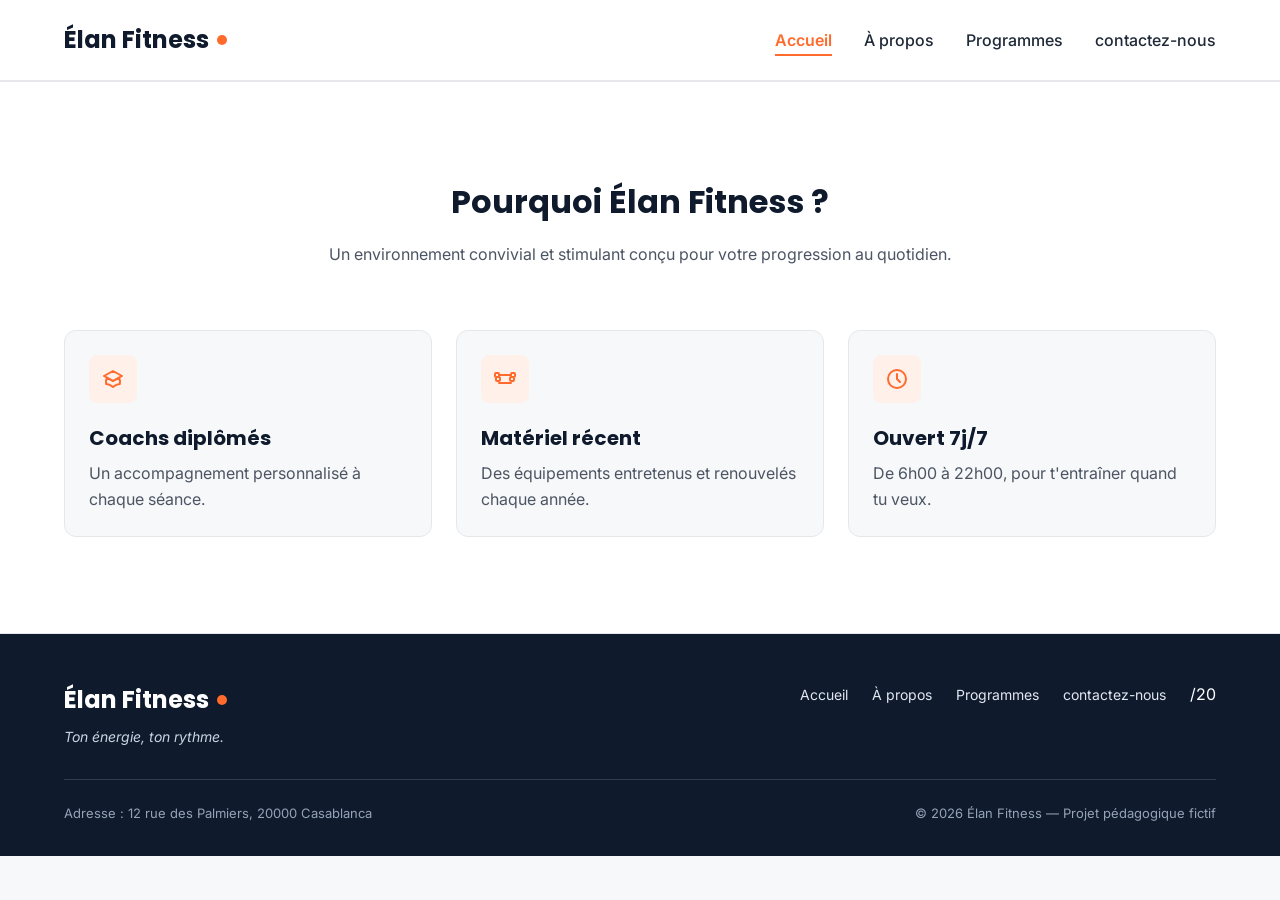
<file: index.html>
<!DOCTYPE html>
<html lang="fr">
<head>
  <meta charset="UTF-8">
  <meta name="viewport" content="width=device-width, initial-scale=1">
  <meta name="description" content="Élan Fitness, salle de sport à Casablanca : musculation, yoga, cardio et boxe fitness avec des coachs diplômés. Réservez votre cours d'essai gratuit.">
  <title>Élan Fitness | Salle de sport à Casablanca</title>

  <link rel="preconnect" href="https://fonts.googleapis.com">
  <link rel="preconnect" href="https://fonts.gstatic.com" crossorigin>
  <link href="https://fonts.googleapis.com/css2?family=Inter:wght@400;500;600&family=Poppins:wght@600;700;800&display=swap" rel="stylesheet">

  <link rel="stylesheet" href="style.css">
</head>

<body>

  <header class="en-tete">
    <div class="conteneur en-tete-contenu">
      <a href="accueil.html" class="logo">Élan Fitness</a>

      <nav aria-label="Navigation principale">
        <ul class="menu">
          <li><a href="accueil.html" class="lien-actif">Accueil</a></li>
          <li><a href="A_props.html">À propos</a></li>
          <li><a href="programmes.html">Programmes</a></li>
          <li><a href="contactez-nous.html">contactez-nous</a></li>
        </ul>
      </nav>
    </div>
  </header>

  <main>

    <section class="section section-blanche">
      <div class="conteneur">

        <div class="section-titre">
          <h2>Pourquoi Élan Fitness ?</h2>
          <p>Un environnement convivial et stimulant conçu pour votre progression au quotidien.</p>
        </div>

        <div class="cartes">
          <article class="carte carte-avantage">
            <div class="icone"><img src="img/icone-coach.svg" alt=""></div>
            <h3>Coachs diplômés</h3>
            <p>Un accompagnement personnalisé à chaque séance.</p>
          </article>

          <article class="carte carte-avantage">
            <div class="icone"><img src="img/icone-materiel.svg" alt=""></div>
            <h3>Matériel récent</h3>
            <p>Des équipements entretenus et renouvelés chaque année.</p>
          </article>

          <article class="carte carte-avantage">
            <div class="icone"><img src="img/icone-horloge.svg" alt=""></div>
            <h3>Ouvert 7j/7</h3>
            <p>De 6h00 à 22h00, pour t'entraîner quand tu veux.</p>
          </article>
        </div>

      </div>
    </section>
  </main>

  <footer class="pied-de-page">
    <div class="conteneur">

      <div class="pied-haut">
        <div>
          <p class="logo logo-clair">Élan Fitness</p>
          <p class="slogan">Ton énergie, ton rythme.</p>
        </div>

        <nav aria-label="Navigation du pied de page">
          <ul class="menu menu-pied">
            <li><a href="accueil.html">Accueil</a></li>
            <li><a href="A_props.html">À propos</a></li>
            <li><a href="programmes.html">Programmes</a></li>
            <li><a href="contactez-nous.html">contactez-nous</a></li>/20          </ul>
        </nav>
      </div>

      <div class="pied-bas">
        <p>Adresse : 12 rue des Palmiers, 20000 Casablanca</p>
        <p>&copy; 2026 Élan Fitness — Projet pédagogique fictif</p>
      </div>

    </div>
  </footer>

</body>
</html>
</file>
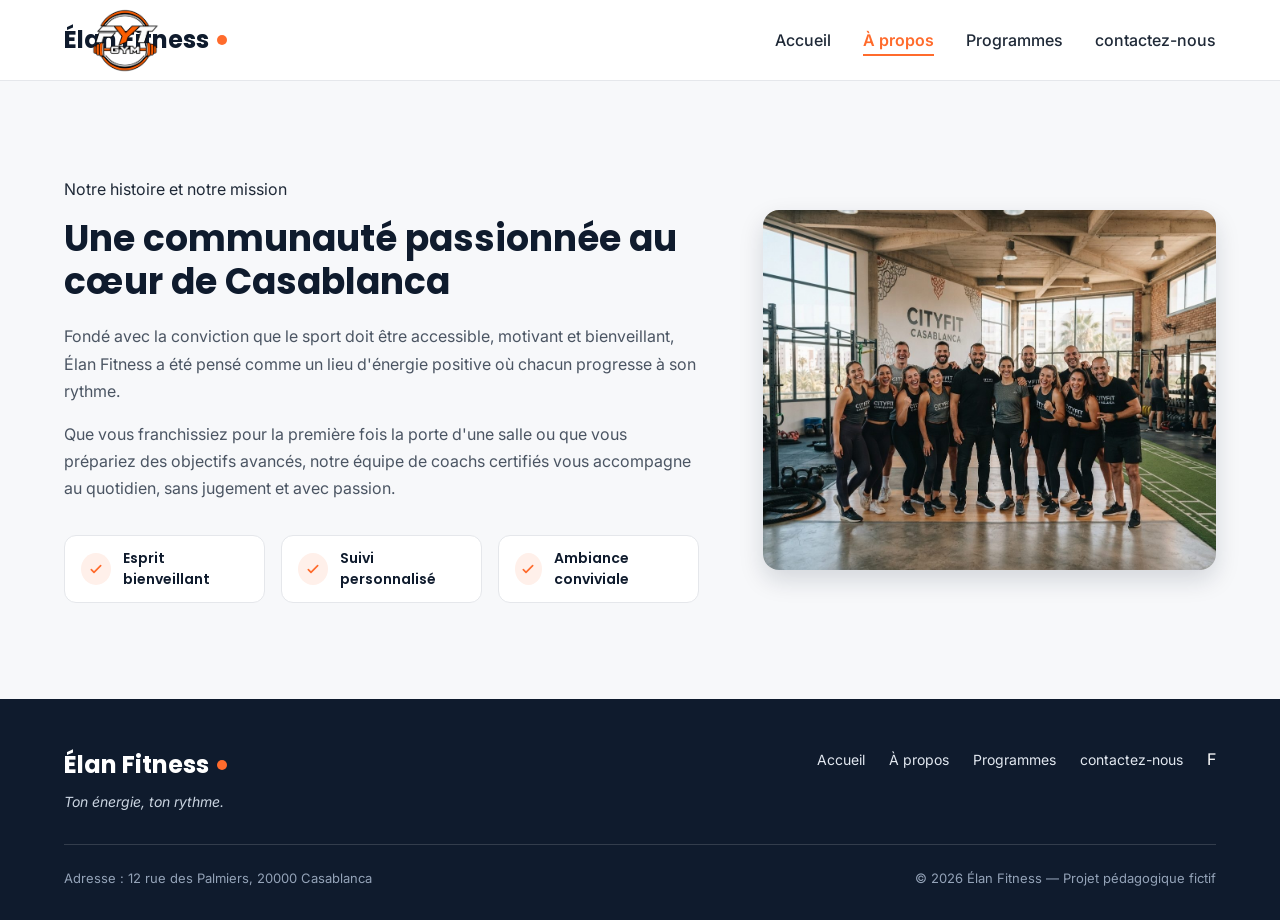
<file: A_props.html>
<!DOCTYPE html>
<html lang="fr">

<head>
    <meta charset="UTF-8">
    <meta name="viewport" content="width=device-width, initial-scale=1">
    <meta name="description"
        content="Élan Fitness, salle de sport à Casablanca : musculation, yoga, cardio et boxe fitness avec des coachs diplômés. Réservez votre cours d'essai gratuit.">
    <title>Élan Fitness | Salle de sport à Casablanca</title>

    <link rel="preconnect" href="https://fonts.googleapis.com">
    <link rel="preconnect" href="https://fonts.gstatic.com" crossorigin>
    <link
        href="https://fonts.googleapis.com/css2?family=Inter:wght@400;500;600&family=Poppins:wght@600;700;800&display=swap"
        rel="stylesheet">

    <link rel="stylesheet" href="style.css">
</head>

<body>
    <header class="en-tete">
        <div class="conteneur en-tete-contenu">
            <a href="accueil.html" class="logo">Élan Fitness</a>
            <img src="img/logogym.png" alt="logo del la salle Fitness" width="70" height="70"  class="minilogo">


            <nav aria-label="Navigation principale">
                <ul class="menu">
                    <li><a href="accueil.html" >Accueil</a></li>
                    <li><a href="A_props.html" class="lien-actif">À propos</a></li>
                    <li><a href="programmes.html">Programmes</a></li>
                    <li><a href="contactez-nous.html">contactez-nous</a></li>
                </ul>
            </nav>
        </div>
    </header>
    <section id="a-propos" class="section">
        <div class="conteneur apropos-contenu">

            <div class="apropos-texte" class="lien-actif>
                <p class="sur-titre">Notre histoire et notre mission</p>
                <h2>Une communauté passionnée au cœur de Casablanca</h2>
                <p>
                    Fondé avec la conviction que le sport doit être accessible, motivant et bienveillant,
                    Élan Fitness a été pensé comme un lieu d'énergie positive où chacun progresse à son rythme.
                </p>
                <p>
                    Que vous franchissiez pour la première fois la porte d'une salle ou que vous prépariez des
                    objectifs avancés, notre équipe de coachs certifiés vous accompagne au quotidien, sans
                    jugement et avec passion.
                </p>

                <ul class="valeurs">
                    <li class="valeur">
                        <div class="icone icone-petite"><img src="img/icone-check.svg" alt=""></div>
                        <span>Esprit bienveillant</span>
                    </li>
                    <li class="valeur">
                        <div class="icone icone-petite"><img src="img/icone-check.svg" alt=""></div>
                        <span>Suivi personnalisé</span>
                    </li>
                    <li class="valeur">
                        <div class="icone icone-petite"><img src="img/icone-check.svg" alt=""></div>
                        <span>Ambiance conviviale</span>
                    </li>
                </ul>
            </div>

            <img class="apropos-image" src="img/equipe.jpg"
                alt="L'équipe de coachs d'Élan Fitness réunie dans la salle">

        </div>
    </section>
    <footer class="pied-de-page">
        <div class="conteneur">

            <div class="pied-haut">
                <div>
                    <p class="logo logo-clair">Élan Fitness</p>
                    <p class="slogan">Ton énergie, ton rythme.</p>
                </div>

                <nav aria-label="Navigation du pied de page">
                    <ul class="menu menu-pied">
                        <li><a href="accueil.html">Accueil</a></li>
                        <li><a href="A_props.html">À propos</a></li>
                        <li><a href="programmes.html">Programmes</a></li>
                        <li><a href="contactez-nous.html">contactez-nous</a></li> F
                    </ul>
                </nav>
            </div>

            <div class="pied-bas">
                <p>Adresse : 12 rue des Palmiers, 20000 Casablanca</p>
                <p>&copy; 2026 Élan Fitness — Projet pédagogique fictif</p>
            </div>

        </div>
    </footer>
</body>

</html>
</file>
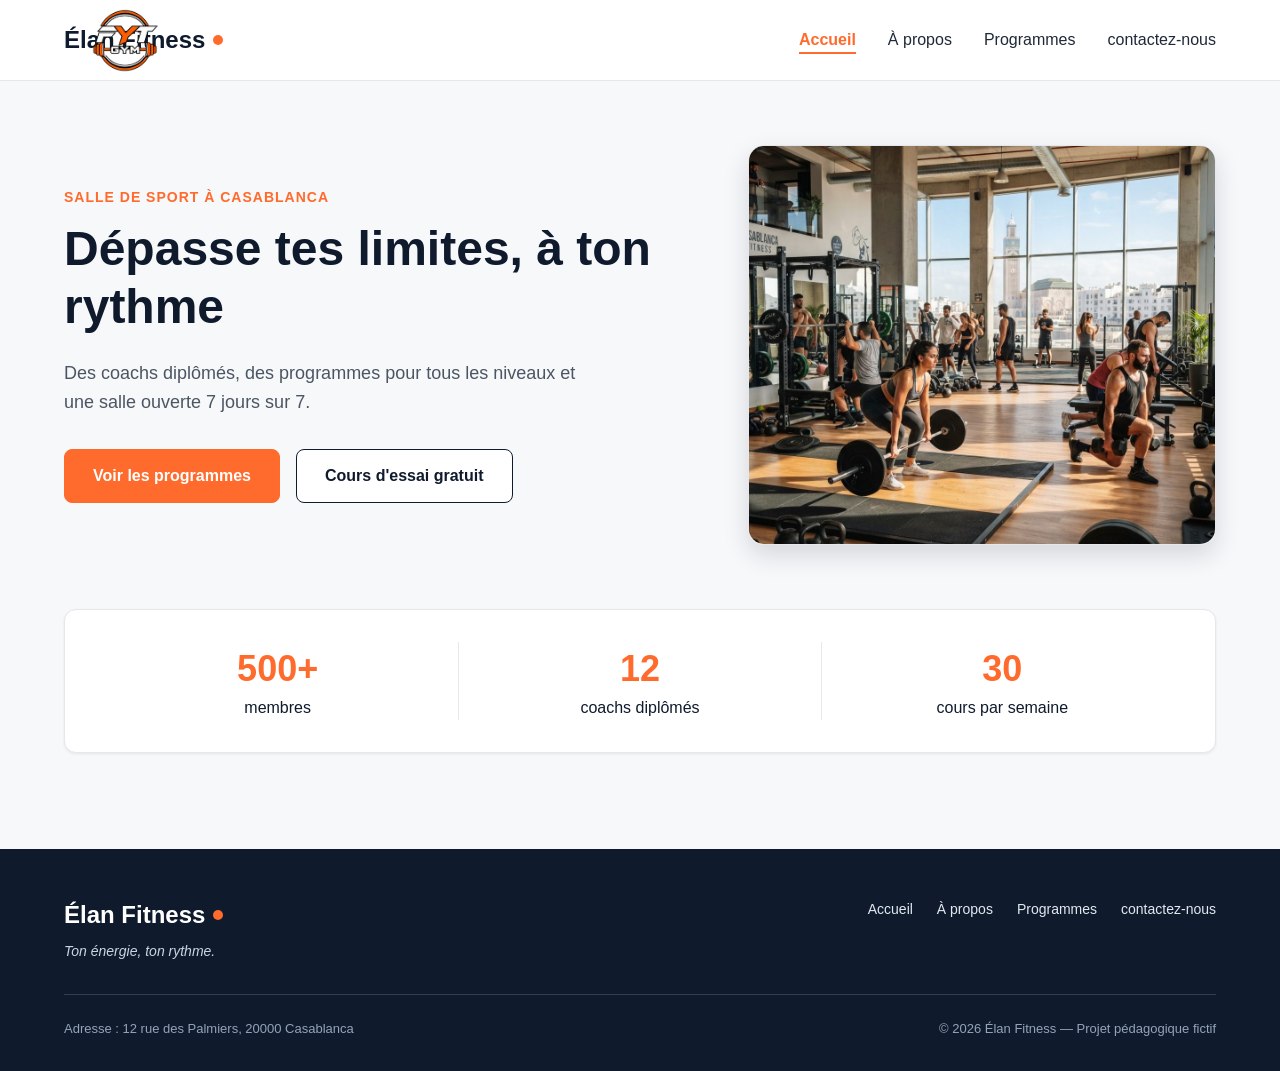
<file: accueil.html>
<!DOCTYPE html>
<html lang="fr">

<head>
    <meta charset="UTF-8">
    <meta name="viewport" content="width=device-width, initial-scale=1">
    <meta name="description"
        content="Élan Fitness, salle de sport à Casablanca : musculation, yoga, cardio et boxe fitness avec des coachs diplômés. Réservez votre cours d'essai gratuit.">
    <title>Élan Fitness | Salle de sport à Casablanca</title>

    <link rel="preconnect" href="https://fonts.googleapis.com">
    <link rel="preconnect" href="https://fonts.gstatic.com" crossorigin>
    <linkhref="https:
        //fonts.googleapis.com/css2?family=Inter:wght@400;500;600&family=Poppins:wght@600;700;800&display=swap"
        rel="stylesheet">

        <link rel="stylesheet" href="style.css">
</head>

<body>
    <header class="en-tete">
        <div class="conteneur en-tete-contenu">
            <a href="accueil.html" class="logo">Élan Fitness</a>
            <img src="img/logogym.png" alt="logo del la salle Fitness" width="70" height="70"  class="minilogo">

            <nav aria-label="Navigation principale">
                <ul class="menu">
                    <li><a href="accueil.html" class="lien-actif">Accueil</a></li>
                    <li><a href="A_props.html">À propos</a></li>
                    <li><a href="programmes.html">Programmes</a></li>
                    <li><a href="contactez-nous.html">contactez-nous</a></li>
                </ul>
            </nav>
        </div>
    </header>
    <section id="accueil" class="hero">
        <div class="conteneur">

            <div class="hero-contenu">
                <div class="hero-texte">
                    <p class="sur-titre">Salle de sport à Casablanca</p>
                    <h1>Dépasse tes limites, à ton rythme</h1>
                    <p class="hero-description">
                        Des coachs diplômés, des programmes pour tous les niveaux et une salle ouverte 7 jours sur 7.
                    </p>
                    <div class="boutons">
                        <a href="#programmes" class="bouton bouton-principal">Voir les programmes</a>
                        <a href="#contact" class="bouton bouton-secondaire">Cours d'essai gratuit</a>
                    </div>
                </div>

                <img class="hero-image" src="img/hero.jpg"
                    alt="Des personnes s'entraînent dans une salle de sport lumineuse à Casablanca">
            </div>

            <div class="chiffres">
                <div class="chiffre">
                    <p class="chiffre-nombre">500+</p>
                    <p>membres</p>
                </div>
                <div class="chiffre">
                    <p class="chiffre-nombre">12</p>
                    <p>coachs diplômés</p>
                </div>
                <div class="chiffre">
                    <p class="chiffre-nombre">30</p>
                    <p>cours par semaine</p>
                </div>
            </div>

        </div>
    </section>
    <footer class="pied-de-page">
        <div class="conteneur">

            <div class="pied-haut">
                <div>
                    <p class="logo logo-clair">Élan Fitness</p>
                    <p class="slogan">Ton énergie, ton rythme.</p>
                </div>

                <nav aria-label="Navigation du pied de page">
                    <ul class="menu menu-pied">
                        <li><a href="accueil.html">Accueil</a></li>
                        <li><a href="A_props.html">À propos</a></li>
                        <li><a href="programmes.html">Programmes</a></li>
                        <li><a href="contactez-nous.html">contactez-nous</a></li>
                    </ul>
                </nav>
            </div>

            <div class="pied-bas">
                <p>Adresse : 12 rue des Palmiers, 20000 Casablanca</p>
                <p>&copy; 2026 Élan Fitness — Projet pédagogique fictif</p>
            </div>

        </div>
    </footer>
</body>

</html
</file>
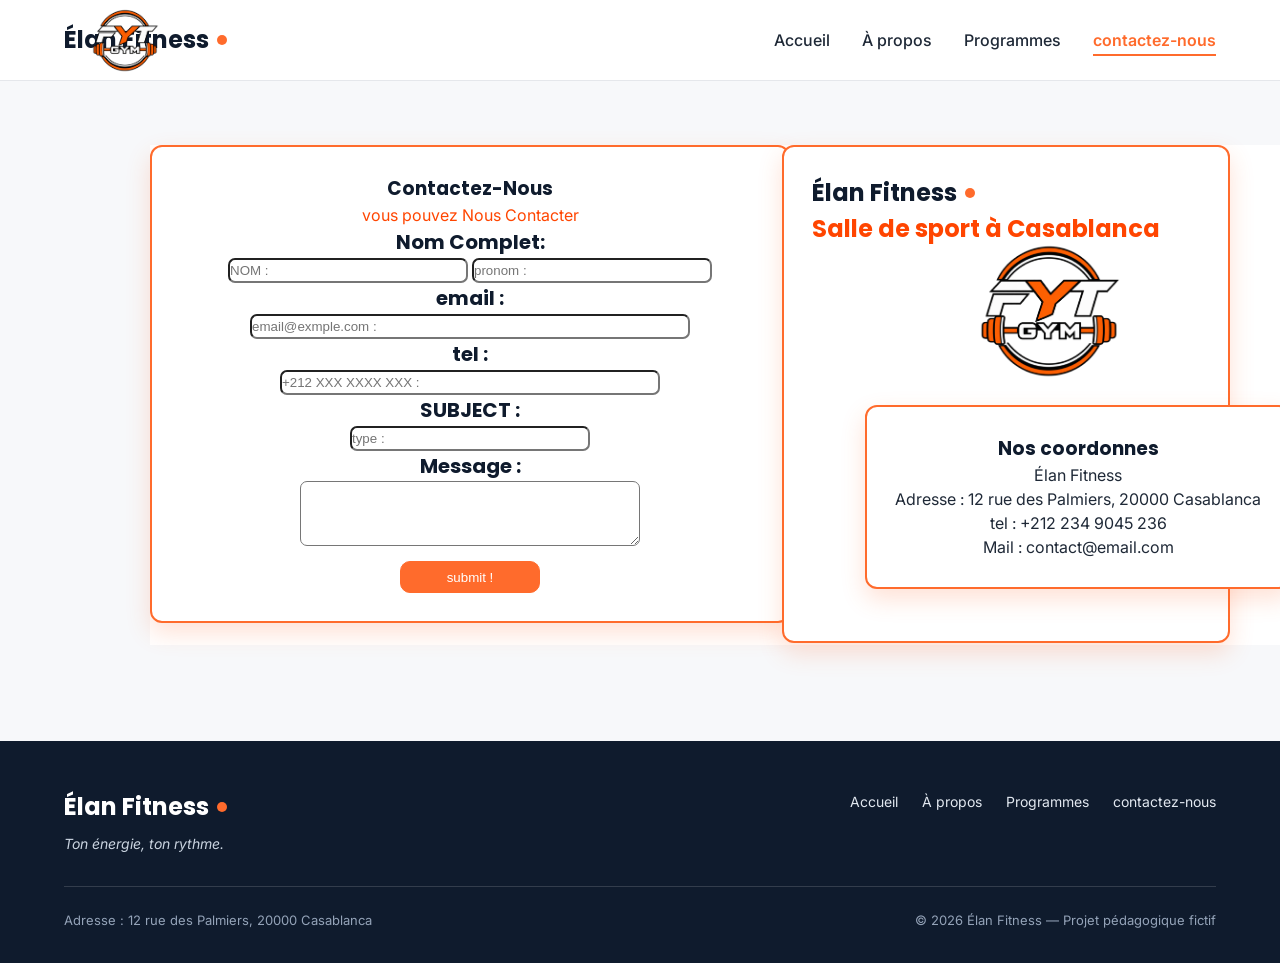
<file: contactez-nous.html>
<!DOCTYPE html>
<!DOCTYPE html>
<html lang="fr">

<head>
    <meta charset="UTF-8">
    <meta name="viewport" content="width=device-width, initial-scale=1">
    <meta name="description"
        content="Élan Fitness, salle de sport à Casablanca : musculation, yoga, cardio et boxe fitness avec des coachs diplômés. Réservez votre cours d'essai gratuit.">
    <title>Élan Fitness | Salle de sport à Casablanca</title>

    <link rel="preconnect" href="https://fonts.googleapis.com">
    <link rel="preconnect" href="https://fonts.gstatic.com" crossorigin>
    <link
        href="https://fonts.googleapis.com/css2?family=Inter:wght@400;500;600&family=Poppins:wght@600;700;800&display=swap"
        rel="stylesheet">

    <link rel="stylesheet" href="style.css">
</head>

<body>
    <header class="en-tete">
        <div class="conteneur en-tete-contenu">
            <a href="accueil.html" class="logo">Élan Fitness</a>
            <img src="img/logogym.png" alt="logo del la salle Fitness" width="70" height="70"  class="minilogo">


            <nav aria-label="Navigation principale">
                <ul class="menu">
                    <li><a href="accueil.html">Accueil</a></li>
                    <li><a href="A_props.html">À propos</a></li>
                    <li><a href="programmes.html">Programmes</a></li>
                    <li><a href="contactez-nous.html " class="lien-actif">contactez-nous</a></li>
                </ul>
            </nav>
        </div>
    </header>
    <main>
        <section class="hero">
            <div class="div">

                <div class="box" class="left">
                    <center>
                        <article class="carte formule formule-populaire">
                            <h1>Contactez-Nous</h1>
                            <p class="p">vous pouvez Nous Contacter</p>
                            <form action="">
                                <div>
                                    <label for="">
                                        <h4>Nom Complet:</h4>
                                    </label>
                                    <input type="text" class="inpt" placeholder="NOM : ">
                                    <input type="text" class="inpt" placeholder="pronom : ">
                                </div>
                                <label for="" class="labelitems">
                                    <h4>email :</h4>
                                </label>
                                <input type="email" placeholder="email@exmple.com :" id="email">
                                <label for="" class="labelitems">
                                    <h4>tel :</h4>
                                </label>
                                <input type="txt"  class="inpt" placeholder="+212 XXX XXXX XXX :" id="tele">
                                <label for="" class="labelitems">
                                    <h4>SUBJECT : </h4>
                                </label>
                                <input type="text" placeholder="type :" class="inpt">
                                <label for=""class="labelitems">
                                    <h4>Message : </h4>
                                     </label>
                                <textarea name="problem de cleint" id="textarea" row="20" col="50"
                                    class="txt"></textarea>
                                <button type="submite" onclick="alert('Thank you !')" id="btn"> submit !</button>
                            </form>
                        </article>
                    </center>
                </div>

                <div class="rightone">
                    <article class="carte formule formule-populaire">
                        <img src="img/logogym.png" alt="logo del la salle Fitness" width="150" height="150" id="logo">
                        <h2 href="accueil.html" class="logo" class="labelitems">Élan Fitness<h2>
                                <p class="p">Salle de sport à Casablanca</p>
                    </article>
                </div>
                <div class="rightow">
                    <article class="carte formule formule-populaire">
                        <center>
                            <h3>Nos coordonnes</h3>
                            <p class="labelitems">Élan Fitness</p>
                            <p class="labelitems">Adresse : 12 rue des Palmiers, 20000 Casablanca</p>
                            <p class="labelitems"> tel : +212 234 9045 236</p>
                            <p class="labelite">Mail : contact@email.com</p>
                        </center>
                    </article>
                </div>
            </div>

        </section>
    </main>
    <footer class="pied-de-page">
        <div class="conteneur">

            <div class="pied-haut">
                <div>
                    <p class="logo logo-clair">Élan Fitness</p>
                    <p class="slogan">Ton énergie, ton rythme.</p>
                </div>

                <nav aria-label="Navigation du pied de page">
                    <ul class="menu menu-pied">
                        <li><a href="accueil.html">Accueil</a></li>
                        <li><a href="A_props.html">À propos</a></li>
                        <li><a href="programmes.html">Programmes</a></li>
                        <li><a herf="contactez-nous.html">contactez-nous</a></li>
                    </ul>
                </nav>
            </div>

            <div class="pied-bas">
                <p>Adresse : 12 rue des Palmiers, 20000 Casablanca</p>
                <p>&copy; 2026 Élan Fitness — Projet pédagogique fictif</p>
            </div>

        </div>
    </footer>
</body>

</html
</file>
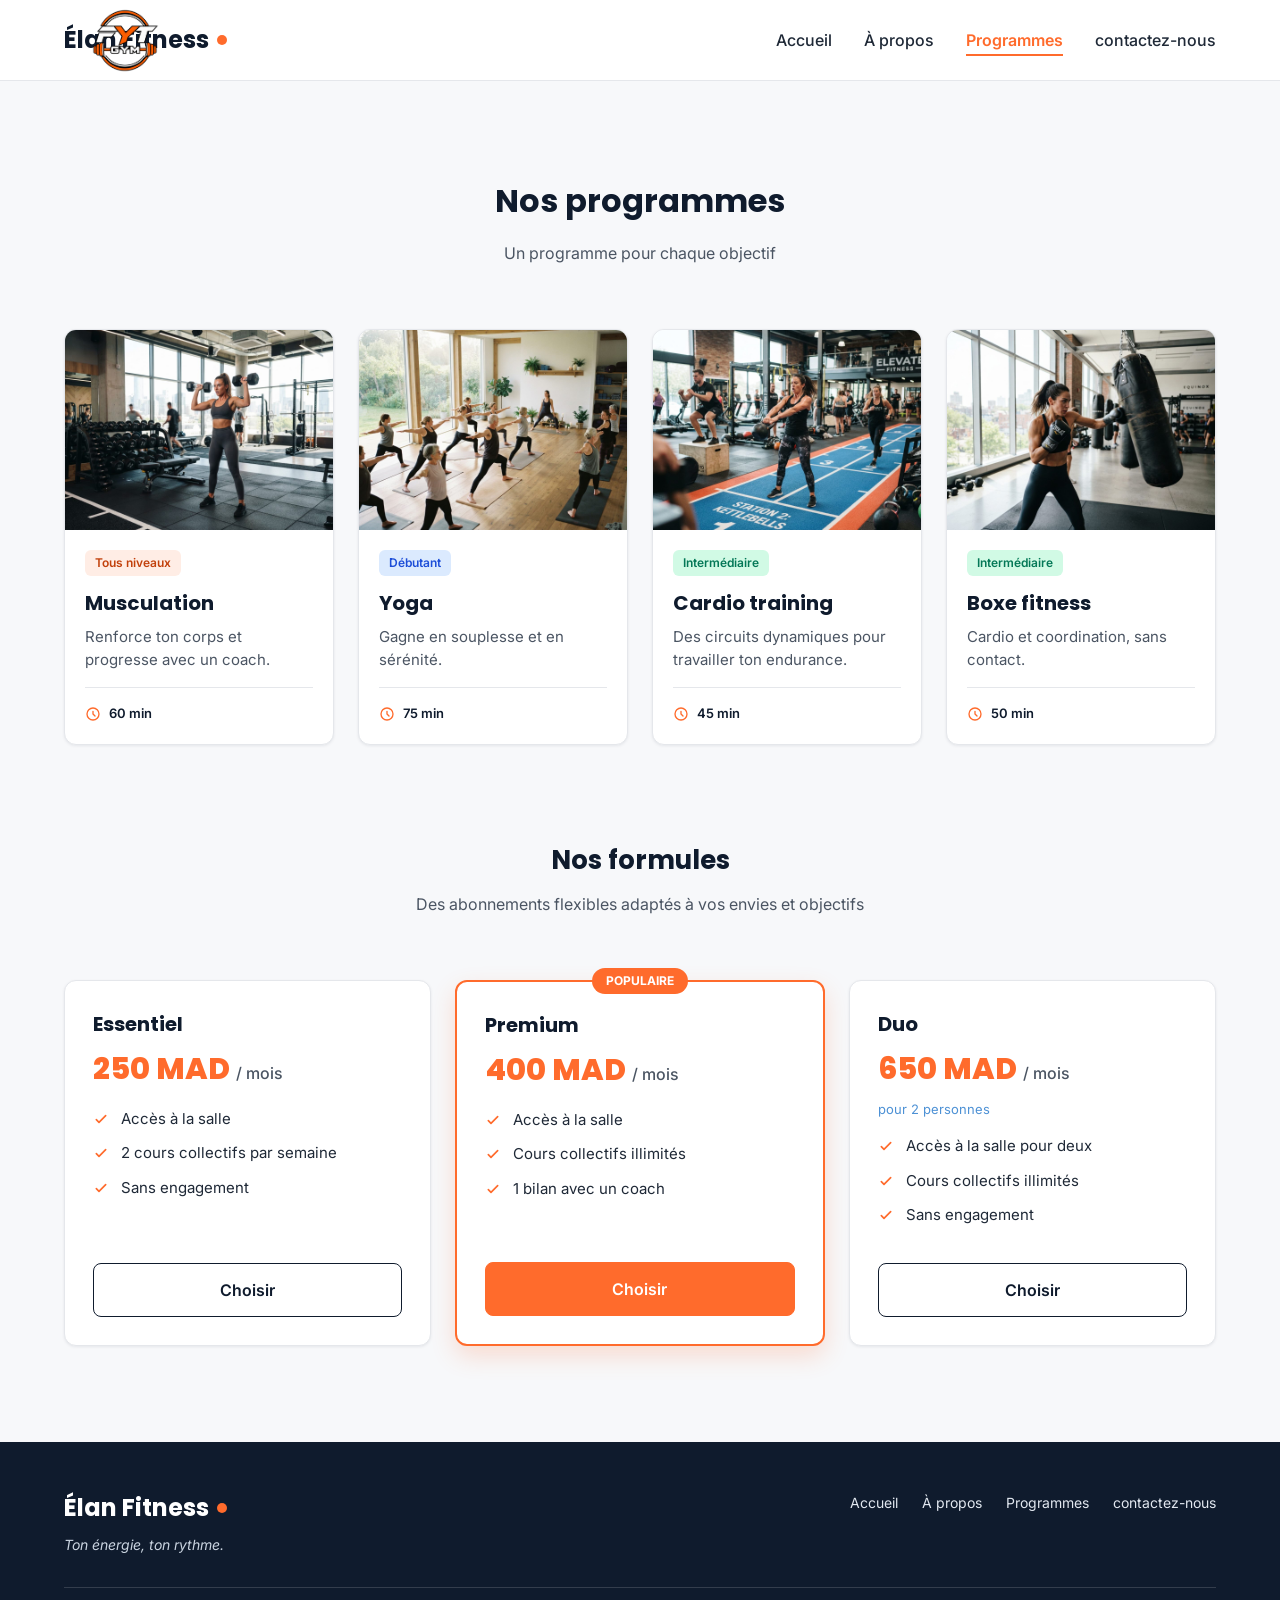
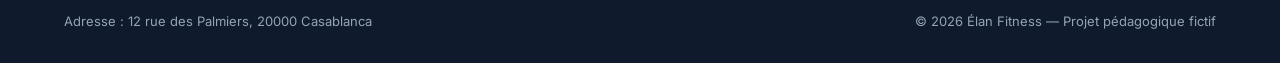
<file: programmes.html>
<!DOCTYPE html>
<html lang="fr">

<head>
    <meta charset="UTF-8">
    <meta name="viewport" content="width=device-width, initial-scale=1">
    <meta name="description"
        content="Élan Fitness, salle de sport à Casablanca : musculation, yoga, cardio et boxe fitness avec des coachs diplômés. Réservez votre cours d'essai gratuit.">
    <title>Élan Fitness | Salle de sport à Casablanca</title>

    <link rel="preconnect" href="https://fonts.googleapis.com">
    <link rel="preconnect" href="https://fonts.gstatic.com" crossorigin>
    <link
        href="https://fonts.googleapis.com/css2?family=Inter:wght@400;500;600&family=Poppins:wght@600;700;800&display=swap"
        rel="stylesheet">

    <link rel="stylesheet" href="style.css">
</head>

<body>
    <header class="en-tete">
        <div class="conteneur en-tete-contenu">
            <a href="accueil.html" class="logo">Élan Fitness</a>
            <img src="img/logogym.png" alt="logo del la salle Fitness" width="70" height="70"  class="minilogo">


            <nav aria-label="Navigation principale">
                <ul class="menu">
                    <li><a href="accueil.html">Accueil</a></li>
                    <li><a href="A_props.html">À propos</a></li>
                    <li><a href="programmes.html " class="lien-actif">Programmes</a></li>
                    <li><a href="contactez-nous.html">contactez-nous</a></li>
                </ul>
            </nav>
        </div>
    </header>
    <section id="programmes" class="section">
        <div class="conteneur">

            <div class="section-titre">
                <h2>Nos programmes</h2>
                <p>Un programme pour chaque objectif</p>
            </div>

            <div class="cartes">

                <article class="carte carte-programme">
                    <img src="img/musculation.jpg" alt="Une sportive soulève des haltères dans l'espace musculation">
                    <div class="programme-corps">
                        <span class="etiquette etiquette-orange">Tous niveaux</span>
                        <h3>Musculation</h3>
                        <p>Renforce ton corps et progresse avec un coach.</p>
                        <p class="duree"><img src="img/icone-duree.svg" alt="">60 min</p>
                    </div>
                </article>

                <article class="carte carte-programme">
                    <img src="img/yoga.jpg" alt="Un groupe pratique le yoga sur des tapis dans une salle lumineuse">
                    <div class="programme-corps">
                        <span class="etiquette etiquette-bleue">Débutant</span>
                        <h3>Yoga</h3>
                        <p>Gagne en souplesse et en sérénité.</p>
                        <p class="duree"><img src="img/icone-duree.svg" alt="">75 min</p>
                    </div>
                </article>

                <article class="carte carte-programme">
                    <img src="img/cardio.jpg"
                        alt="Des sportifs suivent un circuit de cardio training avec des kettlebells">
                    <div class="programme-corps">
                        <span class="etiquette etiquette-verte">Intermédiaire</span>
                        <h3>Cardio training</h3>
                        <p>Des circuits dynamiques pour travailler ton endurance.</p>
                        <p class="duree"><img src="img/icone-duree.svg" alt="">45 min</p>
                    </div>
                </article>

                <article class="carte carte-programme">
                    <img src="img/boxe.jpg" alt="Une sportive frappe un sac de frappe pendant un cours de boxe fitness">
                    <div class="programme-corps">
                        <span class="etiquette etiquette-verte">Intermédiaire</span>
                        <h3>Boxe fitness</h3>
                        <p>Cardio et coordination, sans contact.</p>
                        <p class="duree"><img src="img/icone-duree.svg" alt="">50 min</p>
                    </div>
                </article>

            </div>

            <div class="formules">

                <div class="section-titre">
                    <h3>Nos formules</h3>
                    <p>Des abonnements flexibles adaptés à vos envies et objectifs</p>
                </div>

                <div class="cartes">

                    <article class="carte formule">
                        <h4>Essentiel</h4>
                        <p class="prix">250 MAD <span>/ mois</span></p>
                        <ul class="formule-liste">
                            <li>Accès à la salle</li>
                            <li>2 cours collectifs par semaine</li>
                            <li>Sans engagement</li>
                        </ul>
                        <a href="#contact" class="bouton bouton-secondaire">Choisir</a>
                    </article>

                    <article class="carte formule formule-populaire">
                        <p class="badge-populaire">Populaire</p>
                        <h4>Premium</h4>
                        <p class="prix">400 MAD <span>/ mois</span></p>
                        <ul class="formule-liste">
                            <li>Accès à la salle</li>
                            <li>Cours collectifs illimités</li>
                            <li>1 bilan avec un coach</li>
                        </ul>
                        <a href="#contact" class="bouton bouton-principal">Choisir</a>
                    </article>

                    <article class="carte formule">
                        <h4>Duo</h4>
                        <p class="prix">650 MAD <span>/ mois</span></p>
                        <p class="prix-note">pour 2 personnes</p>
                        <ul class="formule-liste">
                            <li>Accès à la salle pour deux</li>
                            <li>Cours collectifs illimités</li>
                            <li>Sans engagement</li>
                        </ul>
                        <a href="#contact" class="bouton bouton-secondaire">Choisir</a>
                    </article>

                </div>
            </div>

        </div>
    </section>
    <footer class="pied-de-page">
        <div class="conteneur">

            <div class="pied-haut">
                <div>
                    <p class="logo logo-clair">Élan Fitness</p>
                    <p class="slogan">Ton énergie, ton rythme.</p>
                </div>

                <nav aria-label="Navigation du pied de page">
                    <ul class="menu menu-pied">
                        <li><a href="accueil.html">Accueil</a></li>
                        <li><a href="A_props.html">À propos</a></li>
                        <li><a href="programmes.html">Programmes</a></li>
                        <li><a href="contactez-nous.html">contactez-nous</a></li>
                    </ul>
                </nav>
            </div>

            <div class="pied-bas">
                <p>Adresse : 12 rue des Palmiers, 20000 Casablanca</p>
                <p>&copy; 2026 Élan Fitness — Projet pédagogique fictif</p>
            </div>

        </div>
    </footer>
</body>
</file>
<file: style.css>
* {
  box-sizing: border-box;
  margin: 0;
  padding: 0;
}

html {
  scroll-behavior: smooth;
}

body {
  font-family: 'Inter', Arial, sans-serif;
  font-size: 16px;
  line-height: 1.5;
  color: #1F2937;
  background-color: #F7F8FA;
}

h1, h2, h3, h4 {
  font-family: 'Poppins', Arial, sans-serif;
  color: #0F1B2D;
}

a {
  color: inherit;
  text-decoration: none;
}

ul {
  list-style: none;
}

img {
  display: block;
  max-width: 100%;
}

a:focus-visible,
button:focus-visible {
  outline: 3px solid #FF6B2C;
  outline-offset: 2px;
}

.conteneur {
  width: 100%;
  max-width: 1200px;
  margin: 0 auto;
  padding: 0 24px;
}

.section {
  padding: 96px 0;
}

.section-blanche {
  background-color: #FFFFFF;
  border-top: 1px solid #E5E7EB;
  border-bottom: 1px solid #E5E7EB;
}

.section-titre {
  max-width: 640px;
  margin: 0 auto 64px;
  text-align: center;
}

.section-titre h2 {
  font-size: 32px;
  margin-bottom: 16px;
}

.section-titre h3 {
  font-size: 26px;
  margin-bottom: 12px;
}

.section-titre p {
  color: #4B5563;
}

.sur-titre {
  font-size: 14px;
  font-weight: 600;
  color: #FF6B2C;
  text-transform: uppercase;
  letter-spacing: 1px;
  margin-bottom: 12px;
}

.bouton {
  display: inline-block;
  padding: 14px 28px;
  border-radius: 8px;
  font-size: 16px;
  font-weight: 600;
  text-align: center;
  cursor: pointer;
}

.bouton-principal {
  background-color: #FF6B2C;
  border: 1px solid #FF6B2C;
  color: #FFFFFF;
}

.bouton-principal:hover {
  background-color: #F05817;
}

.bouton-secondaire {
  background-color: #FFFFFF;
  border: 1px solid #0F1B2D;
  color: #0F1B2D;
}

.bouton-secondaire:hover {
  background-color: #F3F4F6;
}

.cartes {
  display: flex;
  gap: 24px;
}

.carte {
  flex: 1;
  background-color: #FFFFFF;
  border: 1px solid #E5E7EB;
  border-radius: 12px;
  box-shadow: 0 1px 3px rgba(15, 27, 45, 0.08);
}

.icone {
  width: 48px;
  height: 48px;
  background-color: #FFF0EA;
  border-radius: 8px;
  display: flex;
  align-items: center;
  justify-content: center;
}

.icone img {
  width: 24px;
  height: 24px;
}

.icone-petite {
  width: 32px;
  height: 32px;
  border-radius: 50%;
}

.icone-petite img {
  width: 16px;
  height: 16px;
}

.en-tete {
  position: sticky;
  top: 0;
  z-index: 10;
  background-color: #FFFFFF;
  border-bottom: 1px solid #E5E7EB;
}

.en-tete-contenu {
  height: 80px;
  display: flex;
  align-items: center;
  justify-content: space-between;
}

.logo {
  display: flex;
  align-items: center;
  font-family: 'Poppins', Arial, sans-serif;
  font-size: 24px;
  font-weight: 700;
  color: #0F1B2D;
}

.logo::after {
  content: "";
  width: 10px;
  height: 10px;
  margin-left: 8px;
  background-color: #FF6B2C;
  border-radius: 50%;
}

.menu {
  display: flex;
  gap: 32px;
}

.menu a {
  font-weight: 500;
  padding-bottom: 4px;
  border-bottom: 2px solid transparent;
}

.menu a:hover {
  color: #FF6B2C;
}

.menu .lien-actif {
  color: #FF6B2C;
  font-weight: 600;
  border-bottom-color: #FF6B2C;
}

.hero {
  padding: 64px 0 96px;
}

.hero-contenu {
  display: flex;
  align-items: center;
  gap: 32px;
}

.hero-texte {
  flex: 7;
}

.hero-texte h1 {
  font-size: 48px;
  font-weight: 800;
  line-height: 1.2;
  margin-bottom: 24px;
}

.hero-description {
  max-width: 520px;
  font-size: 18px;
  line-height: 1.6;
  color: #4B5563;
  margin-bottom: 32px;
}

.boutons {
  display: flex;
  flex-wrap: wrap;
  gap: 16px;
}

.hero-image {
  flex: 5;
  min-width: 0;
  height: 400px;
  object-fit: cover;
  border-radius: 16px;
  border: 1px solid #E5E7EB;
  box-shadow: 0 10px 25px rgba(15, 27, 45, 0.15);
}

.chiffres {
  display: flex;
  margin-top: 64px;
  padding: 32px;
  background-color: #FFFFFF;
  border: 1px solid #E5E7EB;
  border-radius: 12px;
  box-shadow: 0 1px 3px rgba(15, 27, 45, 0.08);
}

.chiffre {
  flex: 1;
  text-align: center;
  font-weight: 500;
  color: #0F1B2D;
}

.chiffre + .chiffre {
  border-left: 1px solid #E5E7EB;
}

.chiffre-nombre {
  font-family: 'Poppins', Arial, sans-serif;
  font-size: 36px;
  font-weight: 800;
  color: #FF6B2C;
}

.carte-avantage {
  padding: 24px;
  background-color: #F7F8FA;
  box-shadow: none;
}

.carte-avantage .icone {
  margin-bottom: 20px;
}

.carte-avantage h3 {
  font-size: 20px;
  margin-bottom: 8px;
}

.carte-avantage p {
  color: #4B5563;
  line-height: 1.6;
}

.apropos-contenu {
  display: flex;
  align-items: center;
  gap: 64px;
}

.apropos-texte {
  flex: 7;
}

.apropos-texte h2 {
  font-size: 36px;
  line-height: 1.2;
  margin-bottom: 20px;
}

.apropos-texte p {
  color: #4B5563;
  line-height: 1.7;
  margin-bottom: 16px;
}

.valeurs {
  display: flex;
  gap: 16px;
  margin-top: 32px;
}

.valeur {
  flex: 1;
  display: flex;
  align-items: center;
  gap: 12px;
  padding: 12px 16px;
  background-color: #FFFFFF;
  border: 1px solid #E5E7EB;
  border-radius: 12px;
  font-family: 'Poppins', Arial, sans-serif;
  font-size: 14px;
  font-weight: 600;
  color: #0F1B2D;
}

.apropos-image {
  flex: 5;
  min-width: 0;
  height: 360px;
  object-fit: cover;
  border-radius: 16px;
  box-shadow: 0 10px 25px rgba(15, 27, 45, 0.15);
}

.carte-programme {
  display: flex;
  flex-direction: column;
  overflow: hidden;
}

.carte-programme > img {
  width: 100%;
  height: 200px;
  object-fit: cover;
}

.programme-corps {
  flex: 1;
  display: flex;
  flex-direction: column;
  padding: 20px;
}

.programme-corps h3 {
  font-size: 20px;
  margin-bottom: 8px;
}

.programme-corps p {
  font-size: 15px;
  color: #4B5563;
}

.etiquette {
  align-self: flex-start;
  padding: 4px 10px;
  margin-bottom: 12px;
  border-radius: 6px;
  font-size: 12px;
  font-weight: 600;
}

.etiquette-orange {
  background-color: #FFEDE5;
  color: #C2410C;
}

.etiquette-bleue {
  background-color: #DBEAFE;
  color: #1D4ED8;
}

.etiquette-verte {
  background-color: #D1FAE5;
  color: #047857;
}

.programme-corps .duree {
  display: flex;
  align-items: center;
  gap: 8px;
  margin-top: auto;
  padding-top: 16px;
  border-top: 1px solid #E5E7EB;
  font-size: 13px;
  font-weight: 600;
  color: #0F1B2D;
}

.programme-corps h3 + p {
  margin-bottom: 16px;
}

.duree img {
  width: 16px;
  height: 16px;
}

.formules {
  margin-top: 96px;
}

.formule {
  position: relative;
  display: flex;
  flex-direction: column;
  padding: 28px;
}

.formule h4 {
  font-size: 20px;
}

.prix {
  margin: 8px 0 16px;
  font-family: 'Poppins', Arial, sans-serif;
  font-size: 30px;
  font-weight: 800;
  color: #FF6B2C;
}

.prix span {
  font-family: 'Inter', Arial, sans-serif;
  font-size: 16px;
  font-weight: 500;
  color: #4B5563;
}

.prix-note {
  margin: -8px 0 16px;
  font-size: 13px;
  color: #4d91d5;
}

.formule-liste {
  flex: 1;
  margin-bottom: 24px;
}

.formule-liste li {
  padding-left: 28px;
  margin-bottom: 12px;
  font-size: 15px;
  background-image: url('img/icone-check.svg');
  background-repeat: no-repeat;
  background-position: left center;
  background-size: 16px;
}

.formule .bouton {
  display: block;
}

.formule-populaire {
  border: 2px solid #FF6B2C;
  box-shadow: 0 10px 25px rgba(255, 107, 44, 0.2);
}

.badge-populaire {
  position: absolute;
  top: -14px;
  left: 50%;
  transform: translateX(-50%);
  padding: 4px 14px;
  background-color: #FF6B2C;
  border-radius: 999px;
  font-size: 12px;
  font-weight: 700;
  text-transform: uppercase;
  color: #FFFFFF;
}

.pied-de-page {
  padding: 48px 0 32px;
  background-color: #0F1B2D;
  color: #FFFFFF;
}

.pied-haut {
  display: flex;
  justify-content: space-between;
  align-items: flex-start;
  padding-bottom: 32px;
  border-bottom: 1px solid rgba(255, 255, 255, 0.15);
}

.logo-clair {
  color: #FFFFFF;
}

.slogan {
  margin-top: 8px;
  font-size: 14px;
  font-style: italic;
  color: #CBD5E1;
}

.menu-pied {
  gap: 24px;
}

.menu-pied a {
  font-size: 14px;
  font-weight: 400;
  color: #E2E8F0;
}

.pied-bas {
  display: flex;
  justify-content: space-between;
  margin-top: 24px;
  font-size: 13px;
  color: #94A3B8;
}

.labelitemsP{
  display:block;
}

.txt{
  display:block ;
  width: 240px;
  height: 50px;
  border-radius: 35px;
}

#btn{
  width: 140px;
  height: 32px;
  background-color: #FF6B2C;
  border-radius: 10px;
  border: 1px solid #FF6B2C;
  color: #FFFFFF;
  margin-top: 15px;
}
.inpt{
  width: 240px;
  height: 25px;
  border-radius: 7px;
}
#email {
  width: 440px;
  height: 25px;
  border-radius: 7px;
}
#tele{
   width: 380px;
  height: 25px;
  border-radius: 7px;
}
.box{
  width: 50%;
  height: 500px;
  color: #DBEAFE;
}
.div {
  position: relative;
  display: flex;
  background-color: white;
  left: 150px;
}

.rightone{
  position: absolute;
  width: 35%;
  height: 498px;
  right: 200px;
  margin-top: 0x;
  display: flex;
}
#logo{
  position: absolute;
  left: 190px;
  margin-top: 60px;
}

.p{
  color:orangered;
}
.rightow{
  position: relative;
  left: 75px;
  margin-top: 260px;
}
#textarea{
  width: 340px;
  height: 65px;
  border-radius: 7px;
}
.minilogo{
  position: absolute;
  margin-top: 0;
  left: 90px;
}
</file>
